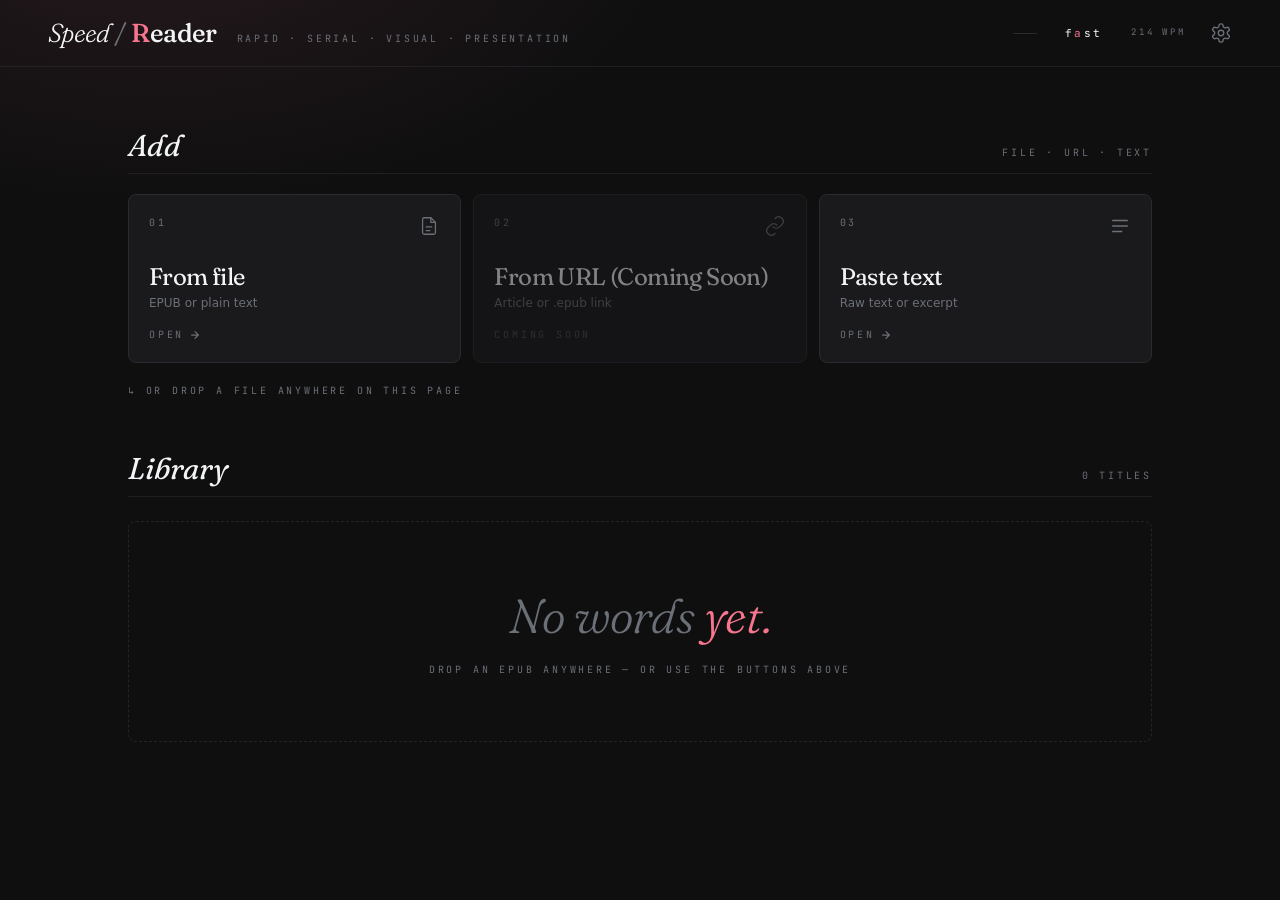
<file: speed-reader/index.html>
<!doctype html>
<html lang="en">
  <head>
    <meta charset="UTF-8" />
    <link rel="icon" type="image/svg+xml" href="./favicon.svg" />
    <meta name="viewport" content="width=device-width, initial-scale=1.0, viewport-fit=cover" />
    <meta name="theme-color" content="#0f0f10" />
    <meta name="apple-mobile-web-app-capable" content="yes" />
    <meta name="apple-mobile-web-app-status-bar-style" content="black-translucent" />
    <link rel="preconnect" href="https://fonts.googleapis.com" />
    <link rel="preconnect" href="https://fonts.gstatic.com" crossorigin />
    <link
      href="https://fonts.googleapis.com/css2?family=Fraunces:ital,opsz,wght,SOFT@0,9..144,300..900,0..100;1,9..144,300..900,0..100&family=JetBrains+Mono:wght@400;500;600&display=swap"
      rel="stylesheet"
    />
    <title>Speed Reader</title>
    <script type="module" crossorigin src="./assets/index-D4u-nb_F.js"></script>
    <link rel="stylesheet" crossorigin href="./assets/index-BwRkOpQB.css">
  <link rel="manifest" href="./manifest.webmanifest"><script id="vite-plugin-pwa:register-sw" src="./registerSW.js"></script></head>
  <body>
    <div id="root"></div>
  </body>
</html>
</file>
<file: speed-reader/assets/index-BwRkOpQB.css>
@layer properties{@supports (((-webkit-hyphens:none)) and (not (margin-trim:inline))) or ((-moz-orient:inline) and (not (color:rgb(from red r g b)))){*,:before,:after,::backdrop{--tw-translate-x:0;--tw-translate-y:0;--tw-translate-z:0;--tw-scale-x:1;--tw-scale-y:1;--tw-scale-z:1;--tw-rotate-x:initial;--tw-rotate-y:initial;--tw-rotate-z:initial;--tw-skew-x:initial;--tw-skew-y:initial;--tw-space-y-reverse:0;--tw-border-style:solid;--tw-gradient-position:initial;--tw-gradient-from:#0000;--tw-gradient-via:#0000;--tw-gradient-to:#0000;--tw-gradient-stops:initial;--tw-gradient-via-stops:initial;--tw-gradient-from-position:0%;--tw-gradient-via-position:50%;--tw-gradient-to-position:100%;--tw-leading:initial;--tw-font-weight:initial;--tw-tracking:initial;--tw-shadow:0 0 #0000;--tw-shadow-color:initial;--tw-shadow-alpha:100%;--tw-inset-shadow:0 0 #0000;--tw-inset-shadow-color:initial;--tw-inset-shadow-alpha:100%;--tw-ring-color:initial;--tw-ring-shadow:0 0 #0000;--tw-inset-ring-color:initial;--tw-inset-ring-shadow:0 0 #0000;--tw-ring-inset:initial;--tw-ring-offset-width:0px;--tw-ring-offset-color:#fff;--tw-ring-offset-shadow:0 0 #0000;--tw-blur:initial;--tw-brightness:initial;--tw-contrast:initial;--tw-grayscale:initial;--tw-hue-rotate:initial;--tw-invert:initial;--tw-opacity:initial;--tw-saturate:initial;--tw-sepia:initial;--tw-drop-shadow:initial;--tw-drop-shadow-color:initial;--tw-drop-shadow-alpha:100%;--tw-drop-shadow-size:initial;--tw-backdrop-blur:initial;--tw-backdrop-brightness:initial;--tw-backdrop-contrast:initial;--tw-backdrop-grayscale:initial;--tw-backdrop-hue-rotate:initial;--tw-backdrop-invert:initial;--tw-backdrop-opacity:initial;--tw-backdrop-saturate:initial;--tw-backdrop-sepia:initial;--tw-duration:initial;--tw-ease:initial}}}@layer theme{:root,:host{--font-sans:ui-sans-serif, system-ui, sans-serif, "Apple Color Emoji", "Segoe UI Emoji", "Segoe UI Symbol", "Noto Color Emoji";--font-mono:"JetBrains Mono", ui-monospace, SFMono-Regular, Menlo, Consolas, monospace;--color-black:#000;--spacing:.25rem;--container-sm:24rem;--container-md:28rem;--container-2xl:42rem;--container-3xl:48rem;--container-5xl:64rem;--text-xs:.75rem;--text-xs--line-height:calc(1 / .75);--text-sm:.875rem;--text-sm--line-height:calc(1.25 / .875);--text-lg:1.125rem;--text-lg--line-height:calc(1.75 / 1.125);--text-xl:1.25rem;--text-xl--line-height:calc(1.75 / 1.25);--text-2xl:1.5rem;--text-2xl--line-height:calc(2 / 1.5);--text-3xl:1.875rem;--text-3xl--line-height: 1.2 ;--text-4xl:2.25rem;--text-4xl--line-height:calc(2.5 / 2.25);--text-5xl:3rem;--text-5xl--line-height:1;--font-weight-light:300;--font-weight-medium:500;--font-weight-semibold:600;--tracking-tight:-.025em;--tracking-wider:.05em;--tracking-widest:.1em;--leading-tight:1.25;--leading-relaxed:1.625;--radius-sm:.25rem;--radius-md:.375rem;--radius-lg:.5rem;--radius-xl:.75rem;--radius-2xl:1rem;--ease-out:cubic-bezier(0, 0, .2, 1);--animate-pulse:pulse 2s cubic-bezier(.4, 0, .6, 1) infinite;--blur-sm:8px;--default-transition-duration:.15s;--default-transition-timing-function:cubic-bezier(.4, 0, .2, 1);--default-font-family:var(--font-sans);--default-mono-font-family:var(--font-mono);--color-bg:var(--bg);--color-surface:var(--surface);--color-text:var(--text);--color-dim:var(--dim);--color-accent:var(--accent);--color-orp:var(--orp);--color-guide:var(--guide);--color-error:var(--error);--font-display:"Fraunces", "Iowan Old Style", "Charter", "Times New Roman", serif}}@layer base{*,:after,:before,::backdrop{box-sizing:border-box;border:0 solid;margin:0;padding:0}::file-selector-button{box-sizing:border-box;border:0 solid;margin:0;padding:0}html,:host{-webkit-text-size-adjust:100%;tab-size:4;line-height:1.5;font-family:var(--default-font-family,ui-sans-serif, system-ui, sans-serif, "Apple Color Emoji", "Segoe UI Emoji", "Segoe UI Symbol", "Noto Color Emoji");font-feature-settings:var(--default-font-feature-settings,normal);font-variation-settings:var(--default-font-variation-settings,normal);-webkit-tap-highlight-color:transparent}hr{height:0;color:inherit;border-top-width:1px}abbr:where([title]){-webkit-text-decoration:underline dotted;text-decoration:underline dotted}h1,h2,h3,h4,h5,h6{font-size:inherit;font-weight:inherit}a{color:inherit;-webkit-text-decoration:inherit;text-decoration:inherit}b,strong{font-weight:bolder}code,kbd,samp,pre{font-family:var(--default-mono-font-family,ui-monospace, SFMono-Regular, Menlo, Monaco, Consolas, "Liberation Mono", "Courier New", monospace);font-feature-settings:var(--default-mono-font-feature-settings,normal);font-variation-settings:var(--default-mono-font-variation-settings,normal);font-size:1em}small{font-size:80%}sub,sup{vertical-align:baseline;font-size:75%;line-height:0;position:relative}sub{bottom:-.25em}sup{top:-.5em}table{text-indent:0;border-color:inherit;border-collapse:collapse}:-moz-focusring{outline:auto}progress{vertical-align:baseline}summary{display:list-item}ol,ul,menu{list-style:none}img,svg,video,canvas,audio,iframe,embed,object{vertical-align:middle;display:block}img,video{max-width:100%;height:auto}button,input,select,optgroup,textarea{font:inherit;font-feature-settings:inherit;font-variation-settings:inherit;letter-spacing:inherit;color:inherit;opacity:1;background-color:#0000;border-radius:0}::file-selector-button{font:inherit;font-feature-settings:inherit;font-variation-settings:inherit;letter-spacing:inherit;color:inherit;opacity:1;background-color:#0000;border-radius:0}:where(select:is([multiple],[size])) optgroup{font-weight:bolder}:where(select:is([multiple],[size])) optgroup option{padding-inline-start:20px}::file-selector-button{margin-inline-end:4px}::placeholder{opacity:1}@supports (not ((-webkit-appearance:-apple-pay-button))) or (contain-intrinsic-size:1px){::placeholder{color:currentColor}@supports (color:color-mix(in lab,red,red)){::placeholder{color:color-mix(in oklab,currentcolor 50%,transparent)}}}textarea{resize:vertical}::-webkit-search-decoration{-webkit-appearance:none}::-webkit-date-and-time-value{min-height:1lh;text-align:inherit}::-webkit-datetime-edit{display:inline-flex}::-webkit-datetime-edit-fields-wrapper{padding:0}::-webkit-datetime-edit{padding-block:0}::-webkit-datetime-edit-year-field{padding-block:0}::-webkit-datetime-edit-month-field{padding-block:0}::-webkit-datetime-edit-day-field{padding-block:0}::-webkit-datetime-edit-hour-field{padding-block:0}::-webkit-datetime-edit-minute-field{padding-block:0}::-webkit-datetime-edit-second-field{padding-block:0}::-webkit-datetime-edit-millisecond-field{padding-block:0}::-webkit-datetime-edit-meridiem-field{padding-block:0}::-webkit-calendar-picker-indicator{line-height:1}:-moz-ui-invalid{box-shadow:none}button,input:where([type=button],[type=reset],[type=submit]){appearance:button}::file-selector-button{appearance:button}::-webkit-inner-spin-button{height:auto}::-webkit-outer-spin-button{height:auto}[hidden]:where(:not([hidden=until-found])){display:none!important}}@layer components;@layer utilities{.pointer-events-none{pointer-events:none}.collapse{visibility:collapse}.visible{visibility:visible}.absolute{position:absolute}.fixed{position:fixed}.relative{position:relative}.sticky{position:sticky}.inset-0{inset:calc(var(--spacing) * 0)}.-inset-x-1\.5{inset-inline:calc(var(--spacing) * -1.5)}.inset-x-0{inset-inline:calc(var(--spacing) * 0)}.inset-y-0{inset-block:calc(var(--spacing) * 0)}.start{inset-inline-start:var(--spacing)}.end{inset-inline-end:var(--spacing)}.top-0{top:calc(var(--spacing) * 0)}.top-1\/2{top:50%}.right-0{right:calc(var(--spacing) * 0)}.left-0{left:calc(var(--spacing) * 0)}.left-0\.5{left:calc(var(--spacing) * .5)}.left-\[calc\(100\%-1\.125rem\)\]{left:calc(100% - 1.125rem)}.-z-10{z-index:-10}.z-10{z-index:10}.z-40{z-index:40}.z-50{z-index:50}.container{width:100%}@media(min-width:40rem){.container{max-width:40rem}}@media(min-width:48rem){.container{max-width:48rem}}@media(min-width:64rem){.container{max-width:64rem}}@media(min-width:80rem){.container{max-width:80rem}}@media(min-width:96rem){.container{max-width:96rem}}.-m-1{margin:calc(var(--spacing) * -1)}.-m-1\.5{margin:calc(var(--spacing) * -1.5)}.mx-\[0\.18em\]{margin-inline:.18em}.mx-auto{margin-inline:auto}.mt-0\.5{margin-top:calc(var(--spacing) * .5)}.mt-1{margin-top:calc(var(--spacing) * 1)}.mt-1\.5{margin-top:calc(var(--spacing) * 1.5)}.mt-2{margin-top:calc(var(--spacing) * 2)}.mt-4{margin-top:calc(var(--spacing) * 4)}.mr-2{margin-right:calc(var(--spacing) * 2)}.mb-0\.5{margin-bottom:calc(var(--spacing) * .5)}.mb-1\.5{margin-bottom:calc(var(--spacing) * 1.5)}.mb-2{margin-bottom:calc(var(--spacing) * 2)}.mb-6{margin-bottom:calc(var(--spacing) * 6)}.ml-1{margin-left:calc(var(--spacing) * 1)}.block{display:block}.flex{display:flex}.grid{display:grid}.hidden{display:none}.inline-block{display:inline-block}.inline-flex{display:inline-flex}.h-0\.5{height:calc(var(--spacing) * .5)}.h-1{height:calc(var(--spacing) * 1)}.h-1\.5{height:calc(var(--spacing) * 1.5)}.h-3{height:calc(var(--spacing) * 3)}.h-4{height:calc(var(--spacing) * 4)}.h-6{height:calc(var(--spacing) * 6)}.h-8{height:calc(var(--spacing) * 8)}.h-9{height:calc(var(--spacing) * 9)}.h-10{height:calc(var(--spacing) * 10)}.h-14{height:calc(var(--spacing) * 14)}.h-\[3px\]{height:3px}.h-dvh{height:100dvh}.h-full{height:100%}.h-px{height:1px}.max-h-\[60dvh\]{max-height:60dvh}.max-h-\[75vh\]{max-height:75vh}.min-h-dvh{min-height:100dvh}.w-0\.5{width:calc(var(--spacing) * .5)}.w-1{width:calc(var(--spacing) * 1)}.w-3{width:calc(var(--spacing) * 3)}.w-4{width:calc(var(--spacing) * 4)}.w-6{width:calc(var(--spacing) * 6)}.w-9{width:calc(var(--spacing) * 9)}.w-10{width:calc(var(--spacing) * 10)}.w-14{width:calc(var(--spacing) * 14)}.w-\[10ch\]{width:10ch}.w-full{width:100%}.max-w-2xl{max-width:var(--container-2xl)}.max-w-3xl{max-width:var(--container-3xl)}.max-w-5xl{max-width:var(--container-5xl)}.min-w-0{min-width:calc(var(--spacing) * 0)}.min-w-\[5\.5rem\]{min-width:5.5rem}.flex-1{flex:1}.shrink-0{flex-shrink:0}.-translate-y-1\/2{--tw-translate-y: -50% ;translate:var(--tw-translate-x) var(--tw-translate-y)}.scale-100{--tw-scale-x:100%;--tw-scale-y:100%;--tw-scale-z:100%;scale:var(--tw-scale-x) var(--tw-scale-y)}.scale-150{--tw-scale-x:150%;--tw-scale-y:150%;--tw-scale-z:150%;scale:var(--tw-scale-x) var(--tw-scale-y)}.transform{transform:var(--tw-rotate-x,) var(--tw-rotate-y,) var(--tw-rotate-z,) var(--tw-skew-x,) var(--tw-skew-y,)}.animate-\[slideInRight_180ms_ease-out\]{animation:.18s ease-out slideInRight}.animate-pulse{animation:var(--animate-pulse)}.cursor-pointer{cursor:pointer}.touch-none{touch-action:none}.resize-y{resize:vertical}.grid-cols-1{grid-template-columns:repeat(1,minmax(0,1fr))}.grid-cols-2{grid-template-columns:repeat(2,minmax(0,1fr))}.grid-cols-3{grid-template-columns:repeat(3,minmax(0,1fr))}.grid-cols-\[auto_1fr\]{grid-template-columns:auto 1fr}.flex-col{flex-direction:column}.place-items-center{place-items:center}.items-baseline{align-items:baseline}.items-center{align-items:center}.items-end{align-items:flex-end}.items-start{align-items:flex-start}.justify-between{justify-content:space-between}.justify-center{justify-content:center}.justify-end{justify-content:flex-end}.gap-1{gap:calc(var(--spacing) * 1)}.gap-1\.5{gap:calc(var(--spacing) * 1.5)}.gap-2{gap:calc(var(--spacing) * 2)}.gap-3{gap:calc(var(--spacing) * 3)}.gap-4{gap:calc(var(--spacing) * 4)}.gap-5{gap:calc(var(--spacing) * 5)}.gap-6{gap:calc(var(--spacing) * 6)}.gap-\[3px\]{gap:3px}:where(.space-y-1>:not(:last-child)){--tw-space-y-reverse:0;margin-block-start:calc(calc(var(--spacing) * 1) * var(--tw-space-y-reverse));margin-block-end:calc(calc(var(--spacing) * 1) * calc(1 - var(--tw-space-y-reverse)))}:where(.space-y-2>:not(:last-child)){--tw-space-y-reverse:0;margin-block-start:calc(calc(var(--spacing) * 2) * var(--tw-space-y-reverse));margin-block-end:calc(calc(var(--spacing) * 2) * calc(1 - var(--tw-space-y-reverse)))}:where(.space-y-3>:not(:last-child)){--tw-space-y-reverse:0;margin-block-start:calc(calc(var(--spacing) * 3) * var(--tw-space-y-reverse));margin-block-end:calc(calc(var(--spacing) * 3) * calc(1 - var(--tw-space-y-reverse)))}:where(.space-y-4>:not(:last-child)){--tw-space-y-reverse:0;margin-block-start:calc(calc(var(--spacing) * 4) * var(--tw-space-y-reverse));margin-block-end:calc(calc(var(--spacing) * 4) * calc(1 - var(--tw-space-y-reverse)))}:where(.space-y-5>:not(:last-child)){--tw-space-y-reverse:0;margin-block-start:calc(calc(var(--spacing) * 5) * var(--tw-space-y-reverse));margin-block-end:calc(calc(var(--spacing) * 5) * calc(1 - var(--tw-space-y-reverse)))}:where(.space-y-6>:not(:last-child)){--tw-space-y-reverse:0;margin-block-start:calc(calc(var(--spacing) * 6) * var(--tw-space-y-reverse));margin-block-end:calc(calc(var(--spacing) * 6) * calc(1 - var(--tw-space-y-reverse)))}:where(.space-y-14>:not(:last-child)){--tw-space-y-reverse:0;margin-block-start:calc(calc(var(--spacing) * 14) * var(--tw-space-y-reverse));margin-block-end:calc(calc(var(--spacing) * 14) * calc(1 - var(--tw-space-y-reverse)))}.truncate{text-overflow:ellipsis;white-space:nowrap;overflow:hidden}.overflow-hidden{overflow:hidden}.overflow-y-auto{overflow-y:auto}.rounded{border-radius:.25rem}.rounded-2xl{border-radius:var(--radius-2xl)}.rounded-full{border-radius:3.40282e38px}.rounded-lg{border-radius:var(--radius-lg)}.rounded-md{border-radius:var(--radius-md)}.rounded-sm{border-radius:var(--radius-sm)}.border{border-style:var(--tw-border-style);border-width:1px}.border-2{border-style:var(--tw-border-style);border-width:2px}.border-t{border-top-style:var(--tw-border-style);border-top-width:1px}.border-r{border-right-style:var(--tw-border-style);border-right-width:1px}.border-b{border-bottom-style:var(--tw-border-style);border-bottom-width:1px}.border-l{border-left-style:var(--tw-border-style);border-left-width:1px}.border-dashed{--tw-border-style:dashed;border-style:dashed}.border-accent,.border-accent\/40{border-color:var(--color-accent)}@supports (color:color-mix(in lab,red,red)){.border-accent\/40{border-color:color-mix(in oklab,var(--color-accent) 40%,transparent)}}.border-black\/10{border-color:#0000001a}@supports (color:color-mix(in lab,red,red)){.border-black\/10{border-color:color-mix(in oklab,var(--color-black) 10%,transparent)}}.border-error\/40{border-color:var(--color-error)}@supports (color:color-mix(in lab,red,red)){.border-error\/40{border-color:color-mix(in oklab,var(--color-error) 40%,transparent)}}.border-guide,.border-guide\/60{border-color:var(--color-guide)}@supports (color:color-mix(in lab,red,red)){.border-guide\/60{border-color:color-mix(in oklab,var(--color-guide) 60%,transparent)}}.border-guide\/80{border-color:var(--color-guide)}@supports (color:color-mix(in lab,red,red)){.border-guide\/80{border-color:color-mix(in oklab,var(--color-guide) 80%,transparent)}}.border-transparent{border-color:#0000}.bg-accent,.bg-accent\/15{background-color:var(--color-accent)}@supports (color:color-mix(in lab,red,red)){.bg-accent\/15{background-color:color-mix(in oklab,var(--color-accent) 15%,transparent)}}.bg-bg,.bg-bg\/40{background-color:var(--color-bg)}@supports (color:color-mix(in lab,red,red)){.bg-bg\/40{background-color:color-mix(in oklab,var(--color-bg) 40%,transparent)}}.bg-bg\/80{background-color:var(--color-bg)}@supports (color:color-mix(in lab,red,red)){.bg-bg\/80{background-color:color-mix(in oklab,var(--color-bg) 80%,transparent)}}.bg-bg\/85{background-color:var(--color-bg)}@supports (color:color-mix(in lab,red,red)){.bg-bg\/85{background-color:color-mix(in oklab,var(--color-bg) 85%,transparent)}}.bg-error\/10{background-color:var(--color-error)}@supports (color:color-mix(in lab,red,red)){.bg-error\/10{background-color:color-mix(in oklab,var(--color-error) 10%,transparent)}}.bg-guide{background-color:var(--color-guide)}.bg-orp{background-color:var(--color-orp)}.bg-surface{background-color:var(--color-surface)}.bg-text\/70{background-color:var(--color-text)}@supports (color:color-mix(in lab,red,red)){.bg-text\/70{background-color:color-mix(in oklab,var(--color-text) 70%,transparent)}}.bg-gradient-to-r{--tw-gradient-position:to right in oklab;background-image:linear-gradient(var(--tw-gradient-stops))}.from-transparent{--tw-gradient-from:transparent;--tw-gradient-stops:var(--tw-gradient-via-stops,var(--tw-gradient-position), var(--tw-gradient-from) var(--tw-gradient-from-position), var(--tw-gradient-to) var(--tw-gradient-to-position))}.via-orp\/50{--tw-gradient-via:var(--color-orp)}@supports (color:color-mix(in lab,red,red)){.via-orp\/50{--tw-gradient-via:color-mix(in oklab, var(--color-orp) 50%, transparent)}}.via-orp\/50{--tw-gradient-via-stops:var(--tw-gradient-position), var(--tw-gradient-from) var(--tw-gradient-from-position), var(--tw-gradient-via) var(--tw-gradient-via-position), var(--tw-gradient-to) var(--tw-gradient-to-position);--tw-gradient-stops:var(--tw-gradient-via-stops)}.to-transparent{--tw-gradient-to:transparent;--tw-gradient-stops:var(--tw-gradient-via-stops,var(--tw-gradient-position), var(--tw-gradient-from) var(--tw-gradient-from-position), var(--tw-gradient-to) var(--tw-gradient-to-position))}.p-1{padding:calc(var(--spacing) * 1)}.p-1\.5{padding:calc(var(--spacing) * 1.5)}.p-2{padding:calc(var(--spacing) * 2)}.p-3{padding:calc(var(--spacing) * 3)}.p-4{padding:calc(var(--spacing) * 4)}.px-1\.5{padding-inline:calc(var(--spacing) * 1.5)}.px-3{padding-inline:calc(var(--spacing) * 3)}.px-4{padding-inline:calc(var(--spacing) * 4)}.px-5{padding-inline:calc(var(--spacing) * 5)}.px-6{padding-inline:calc(var(--spacing) * 6)}.px-8{padding-inline:calc(var(--spacing) * 8)}.px-10{padding-inline:calc(var(--spacing) * 10)}.py-0\.5{padding-block:calc(var(--spacing) * .5)}.py-2{padding-block:calc(var(--spacing) * 2)}.py-2\.5{padding-block:calc(var(--spacing) * 2.5)}.py-3{padding-block:calc(var(--spacing) * 3)}.py-4{padding-block:calc(var(--spacing) * 4)}.py-5{padding-block:calc(var(--spacing) * 5)}.py-8{padding-block:calc(var(--spacing) * 8)}.py-16{padding-block:calc(var(--spacing) * 16)}.pt-2{padding-top:calc(var(--spacing) * 2)}.pt-10{padding-top:calc(var(--spacing) * 10)}.pb-3{padding-bottom:calc(var(--spacing) * 3)}.pb-24{padding-bottom:calc(var(--spacing) * 24)}.text-center{text-align:center}.text-left{text-align:left}.text-right{text-align:right}.align-baseline{vertical-align:baseline}.font-display{font-family:var(--font-display)}.font-mono{font-family:var(--font-mono)}.text-2xl{font-size:var(--text-2xl);line-height:var(--tw-leading,var(--text-2xl--line-height))}.text-3xl{font-size:var(--text-3xl);line-height:var(--tw-leading,var(--text-3xl--line-height))}.text-4xl{font-size:var(--text-4xl);line-height:var(--tw-leading,var(--text-4xl--line-height))}.text-lg{font-size:var(--text-lg);line-height:var(--tw-leading,var(--text-lg--line-height))}.text-sm{font-size:var(--text-sm);line-height:var(--tw-leading,var(--text-sm--line-height))}.text-xl{font-size:var(--text-xl);line-height:var(--tw-leading,var(--text-xl--line-height))}.text-xs{font-size:var(--text-xs);line-height:var(--tw-leading,var(--text-xs--line-height))}.text-\[9px\]{font-size:9px}.text-\[10px\]{font-size:10px}.text-\[11px\]{font-size:11px}.text-\[26px\]{font-size:26px}.text-\[clamp\(4rem\,12vw\,9rem\)\]{font-size:clamp(4rem,12vw,9rem)}.leading-\[1\.15\]{--tw-leading:1.15;line-height:1.15}.leading-none{--tw-leading:1;line-height:1}.leading-relaxed{--tw-leading:var(--leading-relaxed);line-height:var(--leading-relaxed)}.leading-tight{--tw-leading:var(--leading-tight);line-height:var(--leading-tight)}.font-light{--tw-font-weight:var(--font-weight-light);font-weight:var(--font-weight-light)}.font-medium{--tw-font-weight:var(--font-weight-medium);font-weight:var(--font-weight-medium)}.font-semibold{--tw-font-weight:var(--font-weight-semibold);font-weight:var(--font-weight-semibold)}.tracking-\[0\.22em\]{--tw-tracking:.22em;letter-spacing:.22em}.tracking-\[0\.28em\]{--tw-tracking:.28em;letter-spacing:.28em}.tracking-\[0\.32em\]{--tw-tracking:.32em;letter-spacing:.32em}.tracking-tight{--tw-tracking:var(--tracking-tight);letter-spacing:var(--tracking-tight)}.tracking-wider{--tw-tracking:var(--tracking-wider);letter-spacing:var(--tracking-wider)}.tracking-widest{--tw-tracking:var(--tracking-widest);letter-spacing:var(--tracking-widest)}.whitespace-pre{white-space:pre}.text-accent{color:var(--color-accent)}.text-bg{color:var(--color-bg)}.text-dim,.text-dim\/60{color:var(--color-dim)}@supports (color:color-mix(in lab,red,red)){.text-dim\/60{color:color-mix(in oklab,var(--color-dim) 60%,transparent)}}.text-error{color:var(--color-error)}.text-orp{color:var(--color-orp)}.text-text,.text-text\/80{color:var(--color-text)}@supports (color:color-mix(in lab,red,red)){.text-text\/80{color:color-mix(in oklab,var(--color-text) 80%,transparent)}}.capitalize{text-transform:capitalize}.lowercase{text-transform:lowercase}.uppercase{text-transform:uppercase}.italic{font-style:italic}.accent-accent{accent-color:var(--color-accent)}.opacity-0{opacity:0}.opacity-60{opacity:.6}.opacity-100{opacity:1}.opacity-\[0\.55\]{opacity:.55}.shadow-lg{--tw-shadow:0 10px 15px -3px var(--tw-shadow-color,#0000001a), 0 4px 6px -4px var(--tw-shadow-color,#0000001a);box-shadow:var(--tw-inset-shadow),var(--tw-inset-ring-shadow),var(--tw-ring-offset-shadow),var(--tw-ring-shadow),var(--tw-shadow)}.shadow-xl{--tw-shadow:0 20px 25px -5px var(--tw-shadow-color,#0000001a), 0 8px 10px -6px var(--tw-shadow-color,#0000001a);box-shadow:var(--tw-inset-shadow),var(--tw-inset-ring-shadow),var(--tw-ring-offset-shadow),var(--tw-ring-shadow),var(--tw-shadow)}.brightness-125{--tw-brightness:brightness(125%);filter:var(--tw-blur,) var(--tw-brightness,) var(--tw-contrast,) var(--tw-grayscale,) var(--tw-hue-rotate,) var(--tw-invert,) var(--tw-saturate,) var(--tw-sepia,) var(--tw-drop-shadow,)}.sepia{--tw-sepia:sepia(100%);filter:var(--tw-blur,) var(--tw-brightness,) var(--tw-contrast,) var(--tw-grayscale,) var(--tw-hue-rotate,) var(--tw-invert,) var(--tw-saturate,) var(--tw-sepia,) var(--tw-drop-shadow,)}.backdrop-blur-sm{--tw-backdrop-blur:blur(var(--blur-sm));-webkit-backdrop-filter:var(--tw-backdrop-blur,) var(--tw-backdrop-brightness,) var(--tw-backdrop-contrast,) var(--tw-backdrop-grayscale,) var(--tw-backdrop-hue-rotate,) var(--tw-backdrop-invert,) var(--tw-backdrop-opacity,) var(--tw-backdrop-saturate,) var(--tw-backdrop-sepia,);backdrop-filter:var(--tw-backdrop-blur,) var(--tw-backdrop-brightness,) var(--tw-backdrop-contrast,) var(--tw-backdrop-grayscale,) var(--tw-backdrop-hue-rotate,) var(--tw-backdrop-invert,) var(--tw-backdrop-opacity,) var(--tw-backdrop-saturate,) var(--tw-backdrop-sepia,)}.transition{transition-property:color,background-color,border-color,outline-color,text-decoration-color,fill,stroke,--tw-gradient-from,--tw-gradient-via,--tw-gradient-to,opacity,box-shadow,transform,translate,scale,rotate,filter,-webkit-backdrop-filter,backdrop-filter,display,content-visibility,overlay,pointer-events;transition-timing-function:var(--tw-ease,var(--default-transition-timing-function));transition-duration:var(--tw-duration,var(--default-transition-duration))}.transition-all{transition-property:all;transition-timing-function:var(--tw-ease,var(--default-transition-timing-function));transition-duration:var(--tw-duration,var(--default-transition-duration))}.transition-colors{transition-property:color,background-color,border-color,outline-color,text-decoration-color,fill,stroke,--tw-gradient-from,--tw-gradient-via,--tw-gradient-to;transition-timing-function:var(--tw-ease,var(--default-transition-timing-function));transition-duration:var(--tw-duration,var(--default-transition-duration))}.transition-opacity{transition-property:opacity;transition-timing-function:var(--tw-ease,var(--default-transition-timing-function));transition-duration:var(--tw-duration,var(--default-transition-duration))}.duration-150{--tw-duration:.15s;transition-duration:.15s}.duration-300{--tw-duration:.3s;transition-duration:.3s}.ease-out{--tw-ease:var(--ease-out);transition-timing-function:var(--ease-out)}.outline-none{--tw-outline-style:none;outline-style:none}.select-none{-webkit-user-select:none;user-select:none}@media(hover:hover){.group-hover\:border-orp\/40:is(:where(.group):hover *){border-color:var(--color-orp)}@supports (color:color-mix(in lab,red,red)){.group-hover\:border-orp\/40:is(:where(.group):hover *){border-color:color-mix(in oklab,var(--color-orp) 40%,transparent)}}.group-hover\:bg-guide\/80:is(:where(.group):hover *){background-color:var(--color-guide)}@supports (color:color-mix(in lab,red,red)){.group-hover\:bg-guide\/80:is(:where(.group):hover *){background-color:color-mix(in oklab,var(--color-guide) 80%,transparent)}}.group-hover\:text-orp:is(:where(.group):hover *){color:var(--color-orp)}.group-hover\:text-text:is(:where(.group):hover *){color:var(--color-text)}.group-hover\:opacity-100:is(:where(.group):hover *){opacity:1}}.group-disabled\:opacity-0:is(:where(.group):disabled *){opacity:0}@media(hover:hover){.group-disabled\:group-hover\:text-dim:is(:where(.group):disabled *):is(:where(.group):hover *){color:var(--color-dim)}}.placeholder\:text-dim::placeholder{color:var(--color-dim)}@media(hover:hover){.hover\:-translate-y-0\.5:hover{--tw-translate-y:calc(var(--spacing) * -.5);translate:var(--tw-translate-x) var(--tw-translate-y)}.hover\:border-accent:hover{border-color:var(--color-accent)}.hover\:border-orp\/60:hover{border-color:var(--color-orp)}@supports (color:color-mix(in lab,red,red)){.hover\:border-orp\/60:hover{border-color:color-mix(in oklab,var(--color-orp) 60%,transparent)}}.hover\:border-text\/30:hover{border-color:var(--color-text)}@supports (color:color-mix(in lab,red,red)){.hover\:border-text\/30:hover{border-color:color-mix(in oklab,var(--color-text) 30%,transparent)}}.hover\:border-text\/40:hover{border-color:var(--color-text)}@supports (color:color-mix(in lab,red,red)){.hover\:border-text\/40:hover{border-color:color-mix(in oklab,var(--color-text) 40%,transparent)}}.hover\:bg-bg:hover{background-color:var(--color-bg)}.hover\:bg-orp\/90:hover{background-color:var(--color-orp)}@supports (color:color-mix(in lab,red,red)){.hover\:bg-orp\/90:hover{background-color:color-mix(in oklab,var(--color-orp) 90%,transparent)}}.hover\:text-accent:hover{color:var(--color-accent)}.hover\:text-error:hover{color:var(--color-error)}.hover\:text-text:hover{color:var(--color-text)}.hover\:shadow-\[0_8px_30px_-12px_rgba\(0\,0\,0\,0\.6\)\]:hover{--tw-shadow:0 8px 30px -12px var(--tw-shadow-color,#0009);box-shadow:var(--tw-inset-shadow),var(--tw-inset-ring-shadow),var(--tw-ring-offset-shadow),var(--tw-ring-shadow),var(--tw-shadow)}}.focus\:border-accent:focus{border-color:var(--color-accent)}.focus\:border-orp:focus{border-color:var(--color-orp)}.focus\:opacity-100:focus{opacity:1}.focus\:outline-none:focus{--tw-outline-style:none;outline-style:none}.focus-visible\:border-orp:focus-visible{border-color:var(--color-orp)}.active\:scale-95:active{--tw-scale-x:95%;--tw-scale-y:95%;--tw-scale-z:95%;scale:var(--tw-scale-x) var(--tw-scale-y)}.disabled\:cursor-not-allowed:disabled{cursor:not-allowed}.disabled\:opacity-30:disabled{opacity:.3}.disabled\:opacity-50:disabled{opacity:.5}@media(hover:hover){.disabled\:hover\:translate-y-0:disabled:hover{--tw-translate-y:calc(var(--spacing) * 0);translate:var(--tw-translate-x) var(--tw-translate-y)}.disabled\:hover\:border-guide:disabled:hover{border-color:var(--color-guide)}.disabled\:hover\:shadow-none:disabled:hover{--tw-shadow:0 0 #0000;box-shadow:var(--tw-inset-shadow),var(--tw-inset-ring-shadow),var(--tw-ring-offset-shadow),var(--tw-ring-shadow),var(--tw-shadow)}}@media(min-width:40rem){.sm\:flex{display:flex}.sm\:max-w-md{max-width:var(--container-md)}.sm\:max-w-sm{max-width:var(--container-sm)}.sm\:grid-cols-3{grid-template-columns:repeat(3,minmax(0,1fr))}.sm\:flex-row{flex-direction:row}.sm\:items-center{align-items:center}.sm\:justify-center{justify-content:center}.sm\:gap-4{gap:calc(var(--spacing) * 4)}.sm\:rounded-xl{border-radius:var(--radius-xl)}.sm\:border{border-style:var(--tw-border-style);border-width:1px}.sm\:py-4{padding-block:calc(var(--spacing) * 4)}.sm\:text-xl{font-size:var(--text-xl);line-height:var(--tw-leading,var(--text-xl--line-height))}}@media(min-width:48rem){.md\:inline{display:inline}.md\:grid-cols-2{grid-template-columns:repeat(2,minmax(0,1fr))}.md\:text-5xl{font-size:var(--text-5xl);line-height:var(--tw-leading,var(--text-5xl--line-height))}}@media(min-width:64rem){.lg\:px-12{padding-inline:calc(var(--spacing) * 12)}.lg\:pt-16{padding-top:calc(var(--spacing) * 16)}}}:root{--bg:#0f0f10;--surface:#1a1a1c;--text:#f3f4f6;--dim:#6b6f77;--accent:#7aa2f7;--orp:#f7768e;--guide:#2a2b30;--error:#e06c75;color-scheme:light dark;-webkit-font-smoothing:antialiased;-moz-osx-font-smoothing:grayscale;text-rendering:optimizelegibility;font-family:system-ui,Segoe UI,Roboto,sans-serif}.font-display{font-family:var(--font-display);font-optical-sizing:auto;font-variation-settings:"SOFT" 50}html,body,#root{background:var(--bg);height:100%;color:var(--text);margin:0}@keyframes slideInRight{0%{transform:translate(100%)}to{transform:translate(0)}}@keyframes libraryRise{0%{opacity:0;transform:translateY(8px)}to{opacity:1;transform:translateY(0)}}@property --tw-translate-x{syntax:"*";inherits:false;initial-value:0}@property --tw-translate-y{syntax:"*";inherits:false;initial-value:0}@property --tw-translate-z{syntax:"*";inherits:false;initial-value:0}@property --tw-scale-x{syntax:"*";inherits:false;initial-value:1}@property --tw-scale-y{syntax:"*";inherits:false;initial-value:1}@property --tw-scale-z{syntax:"*";inherits:false;initial-value:1}@property --tw-rotate-x{syntax:"*";inherits:false}@property --tw-rotate-y{syntax:"*";inherits:false}@property --tw-rotate-z{syntax:"*";inherits:false}@property --tw-skew-x{syntax:"*";inherits:false}@property --tw-skew-y{syntax:"*";inherits:false}@property --tw-space-y-reverse{syntax:"*";inherits:false;initial-value:0}@property --tw-border-style{syntax:"*";inherits:false;initial-value:solid}@property --tw-gradient-position{syntax:"*";inherits:false}@property --tw-gradient-from{syntax:"<color>";inherits:false;initial-value:#0000}@property --tw-gradient-via{syntax:"<color>";inherits:false;initial-value:#0000}@property --tw-gradient-to{syntax:"<color>";inherits:false;initial-value:#0000}@property --tw-gradient-stops{syntax:"*";inherits:false}@property --tw-gradient-via-stops{syntax:"*";inherits:false}@property --tw-gradient-from-position{syntax:"<length-percentage>";inherits:false;initial-value:0%}@property --tw-gradient-via-position{syntax:"<length-percentage>";inherits:false;initial-value:50%}@property --tw-gradient-to-position{syntax:"<length-percentage>";inherits:false;initial-value:100%}@property --tw-leading{syntax:"*";inherits:false}@property --tw-font-weight{syntax:"*";inherits:false}@property --tw-tracking{syntax:"*";inherits:false}@property --tw-shadow{syntax:"*";inherits:false;initial-value:0 0 #0000}@property --tw-shadow-color{syntax:"*";inherits:false}@property --tw-shadow-alpha{syntax:"<percentage>";inherits:false;initial-value:100%}@property --tw-inset-shadow{syntax:"*";inherits:false;initial-value:0 0 #0000}@property --tw-inset-shadow-color{syntax:"*";inherits:false}@property --tw-inset-shadow-alpha{syntax:"<percentage>";inherits:false;initial-value:100%}@property --tw-ring-color{syntax:"*";inherits:false}@property --tw-ring-shadow{syntax:"*";inherits:false;initial-value:0 0 #0000}@property --tw-inset-ring-color{syntax:"*";inherits:false}@property --tw-inset-ring-shadow{syntax:"*";inherits:false;initial-value:0 0 #0000}@property --tw-ring-inset{syntax:"*";inherits:false}@property --tw-ring-offset-width{syntax:"<length>";inherits:false;initial-value:0}@property --tw-ring-offset-color{syntax:"*";inherits:false;initial-value:#fff}@property --tw-ring-offset-shadow{syntax:"*";inherits:false;initial-value:0 0 #0000}@property --tw-blur{syntax:"*";inherits:false}@property --tw-brightness{syntax:"*";inherits:false}@property --tw-contrast{syntax:"*";inherits:false}@property --tw-grayscale{syntax:"*";inherits:false}@property --tw-hue-rotate{syntax:"*";inherits:false}@property --tw-invert{syntax:"*";inherits:false}@property --tw-opacity{syntax:"*";inherits:false}@property --tw-saturate{syntax:"*";inherits:false}@property --tw-sepia{syntax:"*";inherits:false}@property --tw-drop-shadow{syntax:"*";inherits:false}@property --tw-drop-shadow-color{syntax:"*";inherits:false}@property --tw-drop-shadow-alpha{syntax:"<percentage>";inherits:false;initial-value:100%}@property --tw-drop-shadow-size{syntax:"*";inherits:false}@property --tw-backdrop-blur{syntax:"*";inherits:false}@property --tw-backdrop-brightness{syntax:"*";inherits:false}@property --tw-backdrop-contrast{syntax:"*";inherits:false}@property --tw-backdrop-grayscale{syntax:"*";inherits:false}@property --tw-backdrop-hue-rotate{syntax:"*";inherits:false}@property --tw-backdrop-invert{syntax:"*";inherits:false}@property --tw-backdrop-opacity{syntax:"*";inherits:false}@property --tw-backdrop-saturate{syntax:"*";inherits:false}@property --tw-backdrop-sepia{syntax:"*";inherits:false}@property --tw-duration{syntax:"*";inherits:false}@property --tw-ease{syntax:"*";inherits:false}@keyframes pulse{50%{opacity:.5}}
</file>
